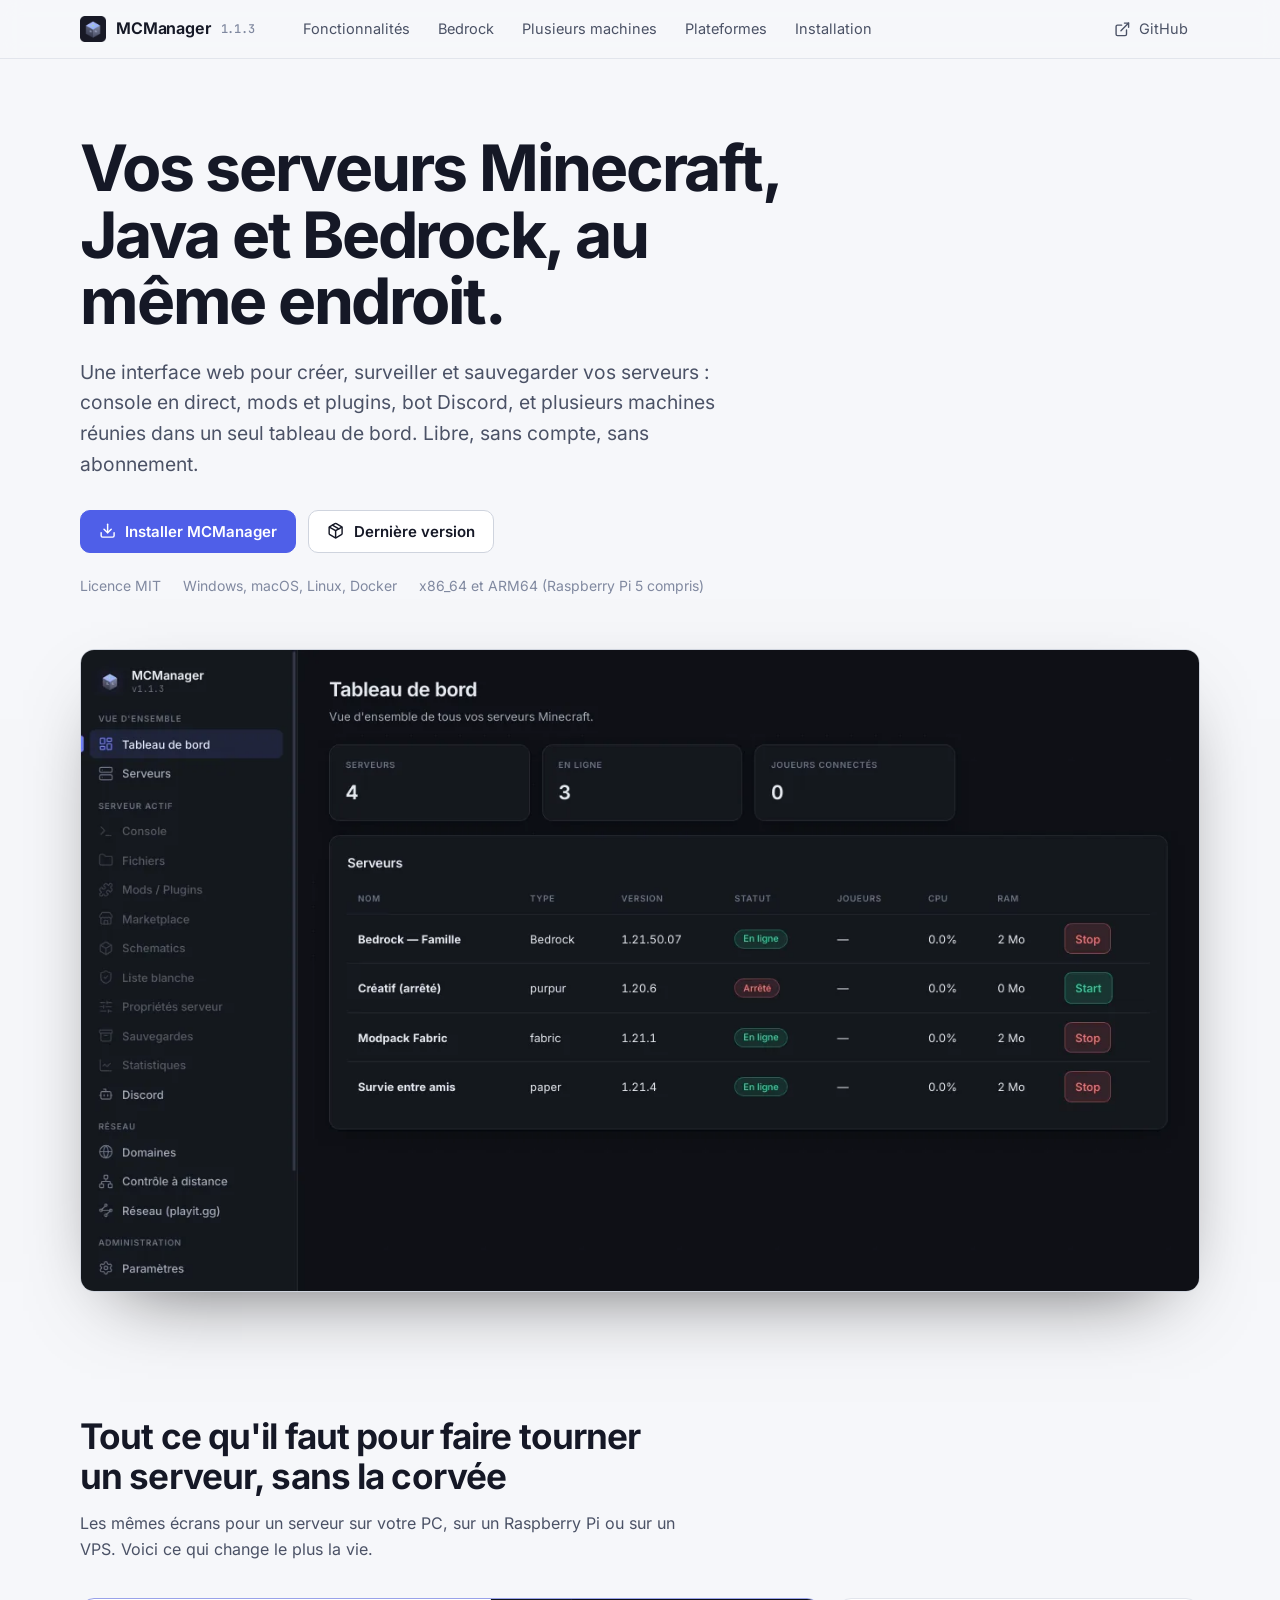
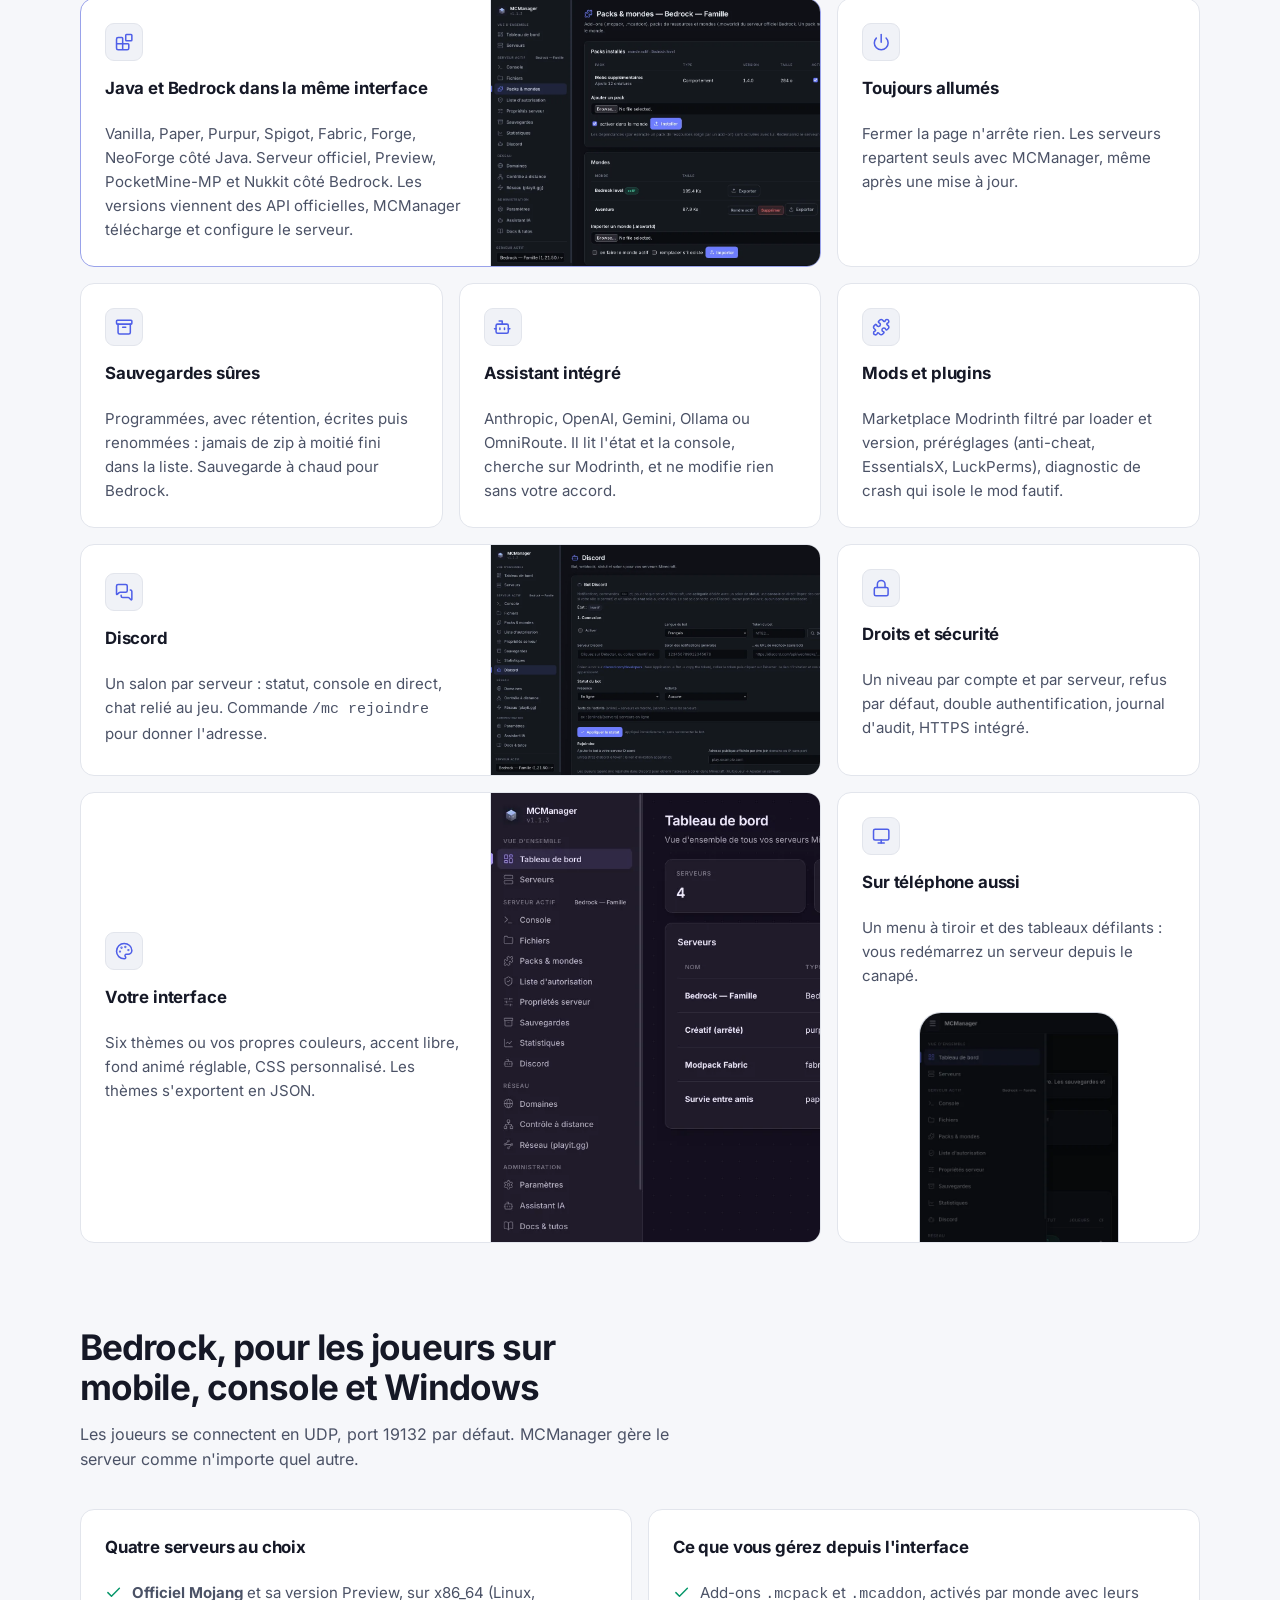
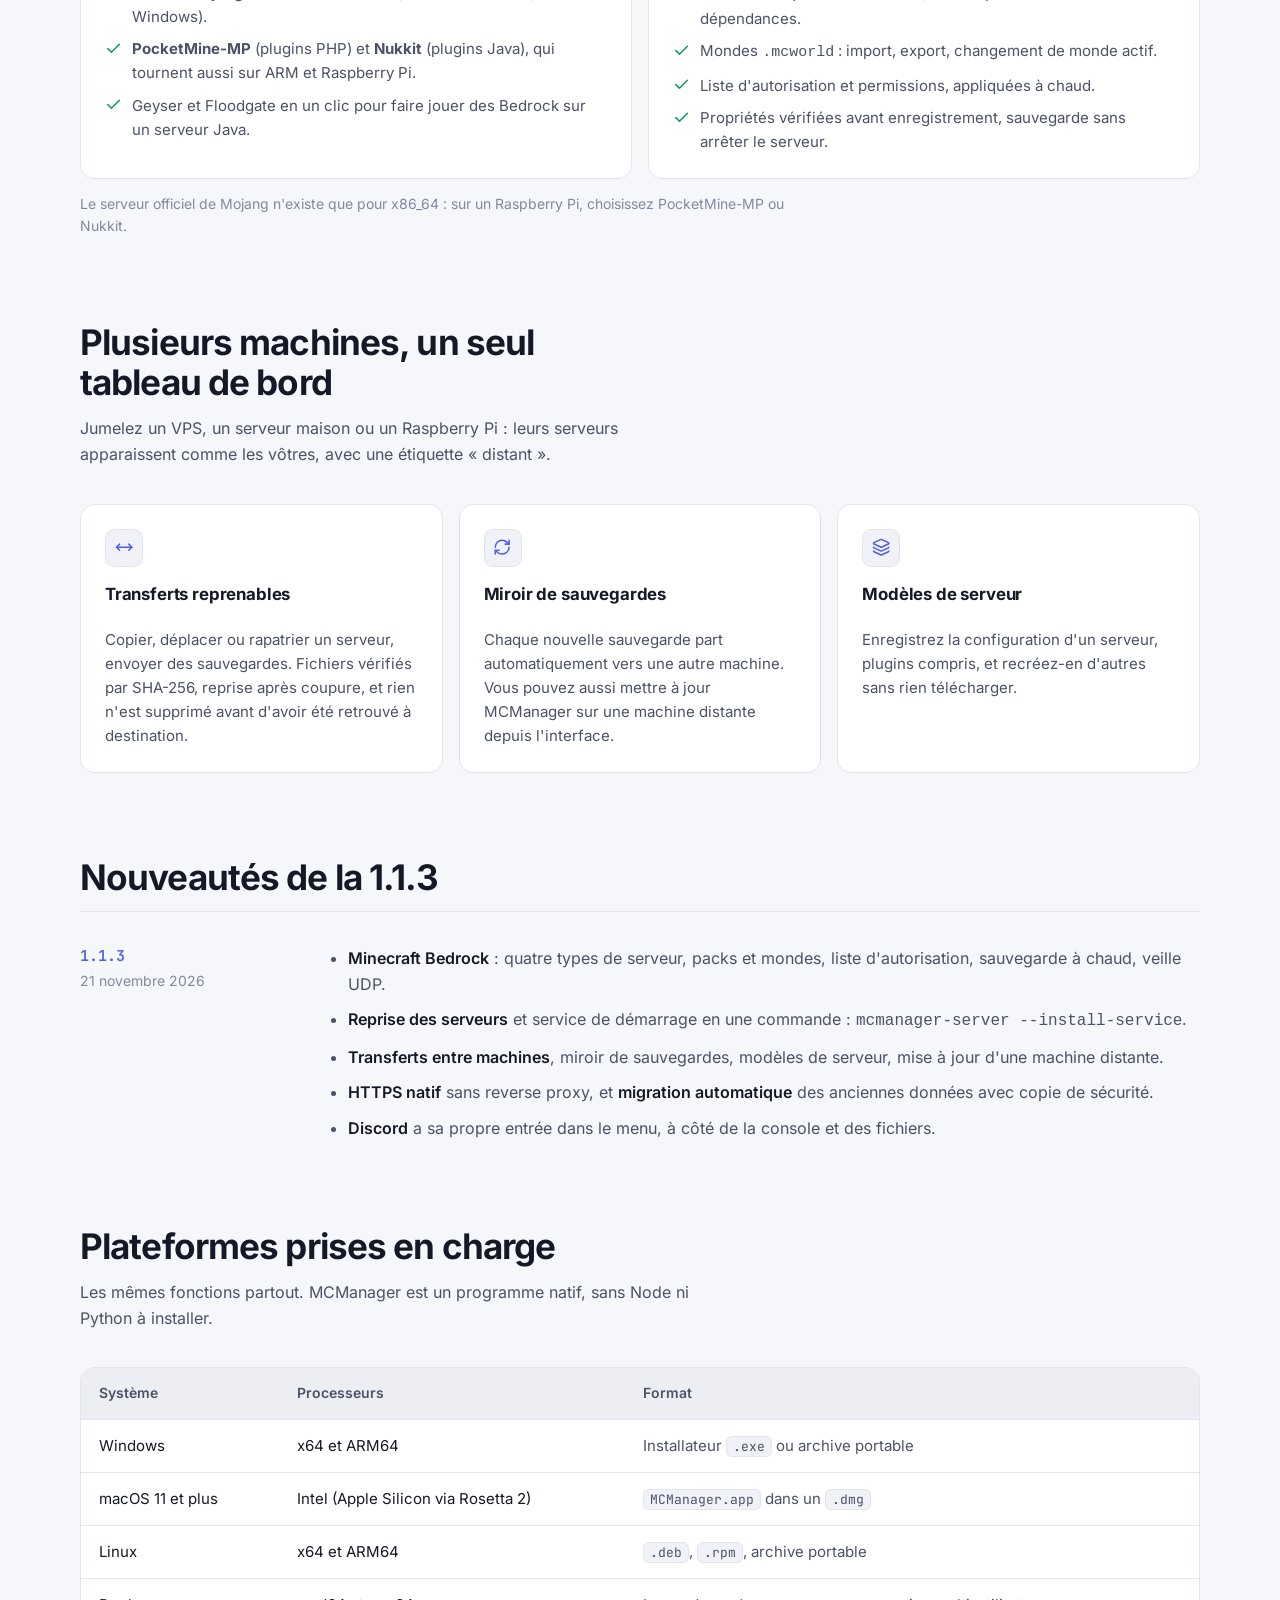
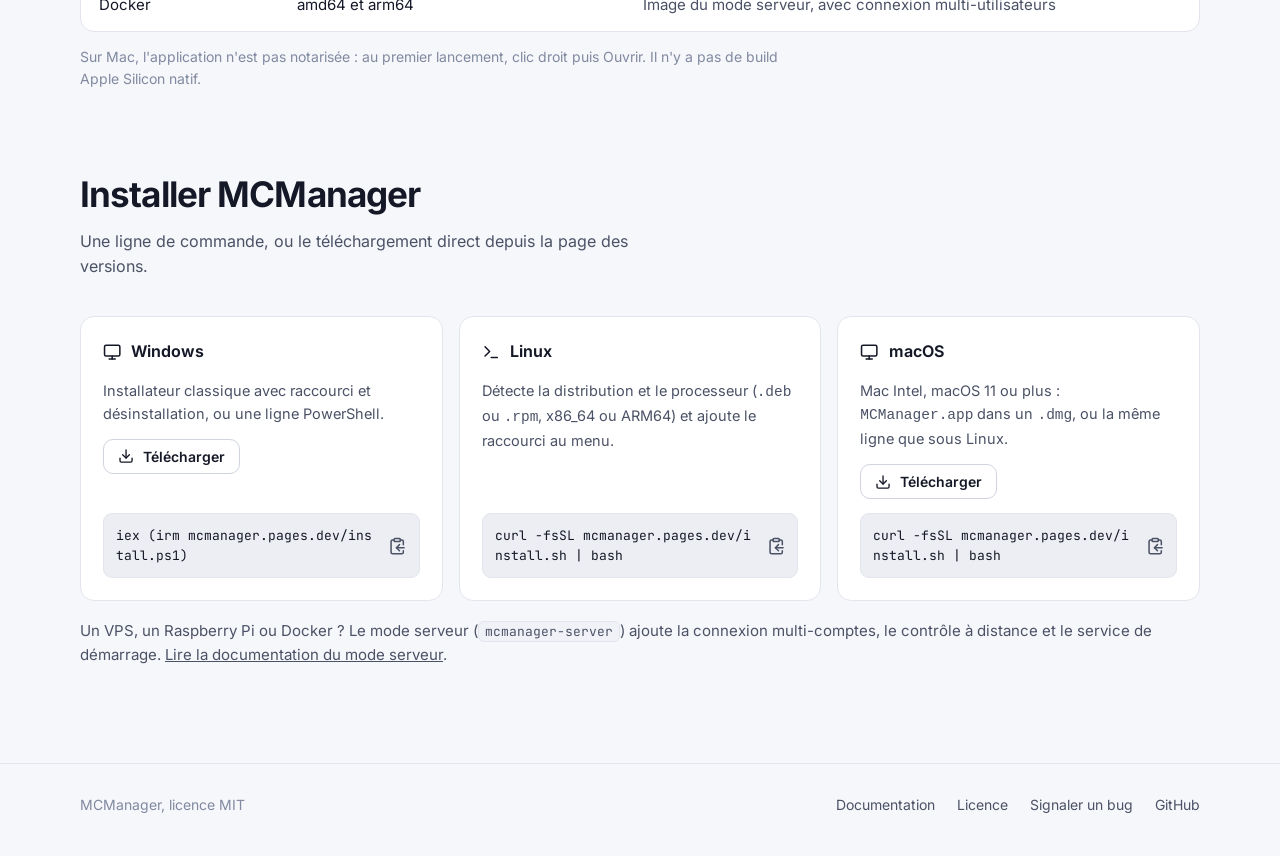
<file: website/index.html>
<!doctype html>
<html lang="fr">
<head>
<meta charset="utf-8">
<meta name="viewport" content="width=device-width, initial-scale=1">
<title>MCManager — serveurs Minecraft Java et Bedrock</title>
<meta name="description" content="MCManager gère vos serveurs Minecraft Java et Bedrock : console, sauvegardes, mods, Discord, plusieurs machines. Libre, MIT, une interface web.">
<meta name="theme-color" content="#0e1015">
<link rel="icon" href="assets/favicon-32.png" sizes="32x32">
<link rel="icon" href="assets/logo.svg" type="image/svg+xml">
<link rel="preload" href="assets/fonts/inter.woff2" as="font" type="font/woff2" crossorigin>
<style>
@font-face { font-family: "Inter"; src: url("assets/fonts/inter.woff2") format("woff2"); font-weight: 100 900; font-display: swap; }
@font-face { font-family: "JetBrains Mono"; src: url("assets/fonts/jetbrains-mono.woff2") format("woff2"); font-weight: 100 800; font-display: swap; }
:root {
  --accent: #6d7cff; --accent-fg: #0b0d1a;
  --bg: #0e1015; --bg-elev: #14171e; --bg-sunken: #0a0c10; --bg-hover: #1b1f28;
  --border: #242936; --border-strong: #323949;
  --text: #e6e9f2; --text-dim: #a4abbd; --text-faint: #6b7287;
  --ok: #34d399; --warn: #fbbf24;
  --radius: 10px;
  --font-ui: "Inter", system-ui, -apple-system, "Segoe UI", Roboto, sans-serif;
  --font-mono: "JetBrains Mono", ui-monospace, "SFMono-Regular", Consolas, monospace;
  color-scheme: dark;
}
@media (prefers-color-scheme: light) {
  :root {
    --bg: #f6f7fa; --bg-elev: #ffffff; --bg-sunken: #eceef3; --bg-hover: #f0f2f7;
    --border: #e2e5ec; --border-strong: #cfd4de;
    --text: #151826; --text-dim: #4b5266; --text-faint: #8089a0;
    --ok: #059669; --warn: #b45309; --accent: #4f5fe8; --accent-fg: #ffffff;
    color-scheme: light;
  }
}
* { box-sizing: border-box; }
html { scroll-behavior: smooth; scroll-padding-top: 72px; }
body { margin: 0; background: var(--bg); color: var(--text); font: 16px/1.6 var(--font-ui); -webkit-font-smoothing: antialiased; }
a { color: inherit; }
img { max-width: 100%; height: auto; display: block; }
.i { width: 1.15em; height: 1.15em; fill: none; stroke: currentColor; stroke-width: 2; stroke-linecap: round; stroke-linejoin: round; flex: none; }
:focus-visible { outline: 2px solid var(--accent); outline-offset: 3px; border-radius: 6px; }
.wrap { width: min(1120px, 100% - 40px); margin-inline: auto; }

/* barre du haut : même gabarit que la barre latérale de l'application */
header.top { position: sticky; top: 0; z-index: 10; background: color-mix(in srgb, var(--bg) 88%, transparent); backdrop-filter: blur(10px); border-bottom: 1px solid var(--border); }
header.top .wrap { display: flex; align-items: center; gap: 28px; height: 58px; }
.brand { display: flex; align-items: center; gap: 10px; font-weight: 650; text-decoration: none; letter-spacing: -.01em; }
.brand img { width: 26px; height: 26px; }
.brand small { font: 500 12px var(--font-mono); color: var(--text-faint); }
nav.main { display: flex; gap: 4px; margin-left: 8px; }
nav.main a { text-decoration: none; color: var(--text-dim); padding: 6px 12px; border-radius: 8px; font-size: 14.5px; }
nav.main a:hover { background: var(--bg-hover); color: var(--text); }
.top .gh { margin-left: auto; display: flex; align-items: center; gap: 8px; text-decoration: none; color: var(--text-dim); font-size: 14.5px; padding: 6px 12px; border-radius: 8px; }
.top .gh:hover { background: var(--bg-hover); color: var(--text); }

.btn { display: inline-flex; align-items: center; gap: 9px; font: 600 15px var(--font-ui); padding: 11px 18px; border-radius: var(--radius); border: 1px solid var(--border-strong); background: var(--bg-elev); color: var(--text); text-decoration: none; cursor: pointer; }
.btn:hover { background: var(--bg-hover); }
.btn.primary { background: var(--accent); border-color: var(--accent); color: var(--accent-fg); }
.btn.primary:hover { filter: brightness(1.08); }

/* accueil */
.hero { padding: 76px 0 40px; }
.hero h1 { font-size: clamp(2.3rem, 5.4vw, 4rem); line-height: 1.04; letter-spacing: -.035em; font-weight: 720; margin: 0; max-width: 17ch; }
.hero p.lead { font-size: 1.2rem; color: var(--text-dim); max-width: 56ch; margin: 22px 0 30px; }
.hero .actions { display: flex; flex-wrap: wrap; gap: 12px; }
.hero .facts { margin: 22px 0 0; padding: 0; list-style: none; display: flex; flex-wrap: wrap; gap: 8px 22px; color: var(--text-faint); font-size: 14px; }
.frame { margin-top: 52px; border: 1px solid var(--border-strong); border-radius: 14px; overflow: hidden; background: var(--bg-elev); box-shadow: 0 30px 80px -40px rgba(0,0,0,.7); }
.frame img { width: 100%; }

section { padding: 84px 0 0; }
h2 { font-size: clamp(1.6rem, 3vw, 2.2rem); line-height: 1.15; letter-spacing: -.025em; font-weight: 680; margin: 0 0 14px; max-width: 24ch; }
.intro { color: var(--text-dim); max-width: 62ch; margin: 0 0 36px; }
h3 { font-size: 1.05rem; margin: 0 0 6px; letter-spacing: -.01em; }
p { margin: 0; }

/* bento : cartes de tailles différentes, pas de grille uniforme */
.bento { display: grid; grid-template-columns: repeat(6, 1fr); gap: 16px; }
.cell { background: var(--bg-elev); border: 1px solid var(--border); border-radius: 14px; padding: 24px; overflow: hidden; display: flex; flex-direction: column; gap: 14px; }
.cell p { color: var(--text-dim); font-size: 15px; }
.cell .ic { width: 38px; height: 38px; border-radius: 9px; background: var(--bg-hover); border: 1px solid var(--border); display: grid; place-items: center; color: var(--accent); }
.cell .shot { margin: auto -24px -24px; border-top: 1px solid var(--border); }
.cell.accent { border-color: color-mix(in srgb, var(--accent) 50%, var(--border)); }
.s2 { grid-column: span 2; } .s3 { grid-column: span 3; } .s4 { grid-column: span 4; }
.cell.row { flex-direction: row; gap: 28px; align-items: center; }
.cell.row > div:first-child { flex: 1 1 52%; display: flex; flex-direction: column; gap: 14px; }
.cell.row .shot { margin: -24px -24px -24px 0; border: 0; border-left: 1px solid var(--border); flex: 1 1 48%; align-self: stretch; }
.cell.row .shot { position: relative; min-height: 230px; }
.cell.row .shot img { position: absolute; inset: 0; width: 100%; height: 100%; object-fit: cover; object-position: left top; }
.phone { max-width: 200px; max-height: 230px; margin: 10px auto -24px; border: 1px solid var(--border-strong); border-bottom: 0; border-radius: 22px 22px 0 0; overflow: hidden; }

ul.plain { list-style: none; margin: 0; padding: 0; display: grid; gap: 8px; }
ul.plain li { display: flex; gap: 10px; align-items: baseline; color: var(--text-dim); font-size: 15px; }
ul.plain li .i { color: var(--ok); transform: translateY(3px); }

/* nouveautés */
.release { display: grid; grid-template-columns: 220px 1fr; gap: 28px; border-top: 1px solid var(--border); padding-top: 34px; }
.release .v { font: 600 15px var(--font-mono); color: var(--accent); }
.release .when { color: var(--text-faint); font-size: 14px; margin-top: 4px; }
.release ul { margin: 0; padding-left: 20px; color: var(--text-dim); display: grid; gap: 10px; }
.release ul b { color: var(--text); font-weight: 600; }

/* plateformes */
.tablewrap { overflow-x: auto; border: 1px solid var(--border); border-radius: 14px; background: var(--bg-elev); }
table { width: 100%; border-collapse: collapse; min-width: 620px; font-size: 15px; }
th, td { text-align: left; padding: 14px 18px; border-bottom: 1px solid var(--border); vertical-align: top; }
th { font-weight: 600; color: var(--text-dim); font-size: 14px; background: var(--bg-sunken); }
tr:last-child td { border-bottom: 0; }
td.n { color: var(--text-dim); }
.note { margin-top: 14px; color: var(--text-faint); font-size: 14px; max-width: 80ch; }

/* installation */
.install { display: grid; grid-template-columns: repeat(3, minmax(0, 1fr)); gap: 16px; }
.os { background: var(--bg-elev); border: 1px solid var(--border); border-radius: 14px; padding: 22px; display: flex; flex-direction: column; gap: 14px; }
.os header { display: flex; align-items: center; gap: 10px; font-weight: 650; }
.os p { color: var(--text-dim); font-size: 14.5px; }
.cmd { min-width: 0; display: flex; align-items: center; gap: 8px; background: var(--bg-sunken); border: 1px solid var(--border); border-radius: 9px; padding: 4px 4px 4px 12px; margin-top: auto; }
.cmd code { min-width: 0; font: 13px/1.5 var(--font-mono); white-space: pre-wrap; word-break: break-all; flex: 1; padding: 8px 0; }
.cmd button { all: unset; cursor: pointer; padding: 8px; border-radius: 7px; color: var(--text-dim); display: grid; place-items: center; }
.cmd button:hover { background: var(--bg-hover); color: var(--text); }
.cmd button:focus-visible { outline: 2px solid var(--accent); }
.os .btn { align-self: flex-start; padding: 8px 14px; font-size: 14px; }
.server-note { margin-top: 18px; color: var(--text-dim); font-size: 15px; }
.server-note code, .note code, td code { font: 13px var(--font-mono); background: var(--bg-hover); border: 1px solid var(--border); padding: 1px 6px; border-radius: 6px; }

footer { margin-top: 96px; border-top: 1px solid var(--border); padding: 30px 0 46px; color: var(--text-faint); font-size: 14px; }
footer .wrap { display: flex; flex-wrap: wrap; gap: 14px 28px; align-items: center; }
footer nav { display: flex; flex-wrap: wrap; gap: 6px 22px; margin-left: auto; }
footer a { text-decoration: none; color: var(--text-dim); }
footer a:hover { color: var(--text); text-decoration: underline; }

@media (max-width: 900px) {
  .bento { grid-template-columns: repeat(2, 1fr); } .s2, .s3, .s4 { grid-column: span 2; }
  .cell.row { flex-direction: column; align-items: stretch; } .cell.row .shot { margin: 0 -24px -24px; border-left: 0; border-top: 1px solid var(--border); min-height: 0; } .cell.row .shot img { position: static; height: auto; }
  .install { grid-template-columns: minmax(0, 1fr); } .release { grid-template-columns: 1fr; gap: 14px; }
  nav.main { display: none; }
  footer nav { margin-left: 0; }
}
@media (max-width: 520px) { .hero { padding-top: 44px; } .bento { grid-template-columns: 1fr; } .s2, .s3, .s4 { grid-column: span 1; } }
@media (prefers-reduced-motion: reduce) { html { scroll-behavior: auto; } }
</style>
</head>
<body>
<svg xmlns="http://www.w3.org/2000/svg" style="display:none" aria-hidden="true"><symbol id="archive" viewBox="0 0 24 24"><rect width="20" height="5" x="2" y="3" rx="1" />
  <path d="M4 8v11a2 2 0 0 0 2 2h12a2 2 0 0 0 2-2V8" />
  <path d="M10 12h4" /></symbol>
<symbol id="blocks" viewBox="0 0 24 24"><path d="M10 22V7a1 1 0 0 0-1-1H4a2 2 0 0 0-2 2v12a2 2 0 0 0 2 2h12a2 2 0 0 0 2-2v-5a1 1 0 0 0-1-1H2" />
  <rect x="14" y="2" width="8" height="8" rx="1" /></symbol>
<symbol id="bot" viewBox="0 0 24 24"><path d="M12 8V4H8" />
  <rect width="16" height="12" x="4" y="8" rx="2" />
  <path d="M2 14h2" />
  <path d="M20 14h2" />
  <path d="M15 13v2" />
  <path d="M9 13v2" /></symbol>
<symbol id="check" viewBox="0 0 24 24"><path d="M20 6 9 17l-5-5" /></symbol>
<symbol id="clipboard-copy" viewBox="0 0 24 24"><rect width="8" height="4" x="8" y="2" rx="1" ry="1" />
  <path d="M8 4H6a2 2 0 0 0-2 2v14a2 2 0 0 0 2 2h12a2 2 0 0 0 2-2v-2" />
  <path d="M16 4h2a2 2 0 0 1 2 2v4" />
  <path d="M21 14H11" />
  <path d="m15 10-4 4 4 4" /></symbol>
<symbol id="download" viewBox="0 0 24 24"><path d="M12 15V3" />
  <path d="M21 15v4a2 2 0 0 1-2 2H5a2 2 0 0 1-2-2v-4" />
  <path d="m7 10 5 5 5-5" /></symbol>
<symbol id="external-link" viewBox="0 0 24 24"><path d="M15 3h6v6" />
  <path d="M10 14 21 3" />
  <path d="M18 13v6a2 2 0 0 1-2 2H5a2 2 0 0 1-2-2V8a2 2 0 0 1 2-2h6" /></symbol>
<symbol id="layers" viewBox="0 0 24 24"><path d="M12.83 2.18a2 2 0 0 0-1.66 0L2.6 6.08a1 1 0 0 0 0 1.83l8.58 3.91a2 2 0 0 0 1.66 0l8.58-3.9a1 1 0 0 0 0-1.83z" />
  <path d="M2 12a1 1 0 0 0 .58.91l8.6 3.91a2 2 0 0 0 1.65 0l8.58-3.9A1 1 0 0 0 22 12" />
  <path d="M2 17a1 1 0 0 0 .58.91l8.6 3.91a2 2 0 0 0 1.65 0l8.58-3.9A1 1 0 0 0 22 17" /></symbol>
<symbol id="lock" viewBox="0 0 24 24"><rect width="18" height="11" x="3" y="11" rx="2" ry="2" />
  <path d="M7 11V7a5 5 0 0 1 10 0v4" /></symbol>
<symbol id="messages-square" viewBox="0 0 24 24"><path d="M16 10a2 2 0 0 1-2 2H6.828a2 2 0 0 0-1.414.586l-2.202 2.202A.71.71 0 0 1 2 14.286V4a2 2 0 0 1 2-2h10a2 2 0 0 1 2 2z" />
  <path d="M20 9a2 2 0 0 1 2 2v10.286a.71.71 0 0 1-1.212.502l-2.202-2.202A2 2 0 0 0 17.172 19H10a2 2 0 0 1-2-2v-1" /></symbol>
<symbol id="monitor" viewBox="0 0 24 24"><rect width="20" height="14" x="2" y="3" rx="2" />
  <line x1="8" x2="16" y1="21" y2="21" />
  <line x1="12" x2="12" y1="17" y2="21" /></symbol>
<symbol id="move-horizontal" viewBox="0 0 24 24"><path d="m18 8 4 4-4 4" />
  <path d="M2 12h20" />
  <path d="m6 8-4 4 4 4" /></symbol>
<symbol id="package" viewBox="0 0 24 24"><path d="M11 21.73a2 2 0 0 0 2 0l7-4A2 2 0 0 0 21 16V8a2 2 0 0 0-1-1.73l-7-4a2 2 0 0 0-2 0l-7 4A2 2 0 0 0 3 8v8a2 2 0 0 0 1 1.73z" />
  <path d="M12 22V12" />
  <polyline points="3.29 7 12 12 20.71 7" />
  <path d="m7.5 4.27 9 5.15" /></symbol>
<symbol id="palette" viewBox="0 0 24 24"><path d="M12 22a1 1 0 0 1 0-20 10 9 0 0 1 10 9 5 5 0 0 1-5 5h-2.25a1.75 1.75 0 0 0-1.4 2.8l.3.4a1.75 1.75 0 0 1-1.4 2.8z" />
  <circle cx="13.5" cy="6.5" r=".5" fill="currentColor" />
  <circle cx="17.5" cy="10.5" r=".5" fill="currentColor" />
  <circle cx="6.5" cy="12.5" r=".5" fill="currentColor" />
  <circle cx="8.5" cy="7.5" r=".5" fill="currentColor" /></symbol>
<symbol id="power" viewBox="0 0 24 24"><path d="M12 2v10" />
  <path d="M18.4 6.6a9 9 0 1 1-12.77.04" /></symbol>
<symbol id="puzzle" viewBox="0 0 24 24"><path d="M15.39 4.39a1 1 0 0 0 1.68-.474 2.5 2.5 0 1 1 3.014 3.015 1 1 0 0 0-.474 1.68l1.683 1.682a2.414 2.414 0 0 1 0 3.414L19.61 15.39a1 1 0 0 1-1.68-.474 2.5 2.5 0 1 0-3.014 3.015 1 1 0 0 1 .474 1.68l-1.683 1.682a2.414 2.414 0 0 1-3.414 0L8.61 19.61a1 1 0 0 0-1.68.474 2.5 2.5 0 1 1-3.014-3.015 1 1 0 0 0 .474-1.68l-1.683-1.682a2.414 2.414 0 0 1 0-3.414L4.39 8.61a1 1 0 0 1 1.68.474 2.5 2.5 0 1 0 3.014-3.015 1 1 0 0 1-.474-1.68l1.683-1.682a2.414 2.414 0 0 1 3.414 0z" /></symbol>
<symbol id="refresh-cw" viewBox="0 0 24 24"><path d="M3 12a9 9 0 0 1 9-9 9.75 9.75 0 0 1 6.74 2.74L21 8" />
  <path d="M21 3v5h-5" />
  <path d="M21 12a9 9 0 0 1-9 9 9.75 9.75 0 0 1-6.74-2.74L3 16" />
  <path d="M8 16H3v5" /></symbol>
<symbol id="terminal" viewBox="0 0 24 24"><path d="M12 19h8" />
  <path d="m4 17 6-6-6-6" /></symbol></svg>
<header class="top">
  <div class="wrap">
    <a class="brand" href="#top"><img src="assets/icon-256.png" alt="" width="26" height="26"> MCManager <small>1.1.3</small></a>
    <nav class="main" aria-label="Sections">
      <a href="#features">Fonctionnalités</a>
      <a href="#bedrock">Bedrock</a>
      <a href="#machines">Plusieurs machines</a>
      <a href="#platforms">Plateformes</a>
      <a href="#installation">Installation</a>
    </nav>
    <a class="gh" href="https://github.com/yo-le-zz/MCmanager"><svg class="i"><use href="#external-link"/></svg>GitHub</a>
  </div>
</header>

<main id="top">
<div class="wrap hero">
  <h1>Vos serveurs Minecraft, Java et Bedrock, au même endroit.</h1>
  <p class="lead">Une interface web pour créer, surveiller et sauvegarder vos serveurs : console en direct, mods et plugins, bot Discord, et plusieurs machines réunies dans un seul tableau de bord. Libre, sans compte, sans abonnement.</p>
  <div class="actions">
    <a class="btn primary" href="#installation"><svg class="i"><use href="#download"/></svg>Installer MCManager</a>
    <a class="btn" href="https://github.com/yo-le-zz/MCmanager/releases/latest"><svg class="i"><use href="#package"/></svg>Dernière version</a>
  </div>
  <ul class="facts">
    <li>Licence MIT</li><li>Windows, macOS, Linux, Docker</li><li>x86_64 et ARM64 (Raspberry Pi 5 compris)</li>
  </ul>
  <div class="frame"><img src="assets/shot-dashboard.webp" width="1280" height="734" alt="Tableau de bord MCManager : serveurs Java et Bedrock, état, joueurs, mémoire" fetchpriority="high"></div>
</div>

<section id="features"><div class="wrap">
  <h2>Tout ce qu'il faut pour faire tourner un serveur, sans la corvée</h2>
  <p class="intro">Les mêmes écrans pour un serveur sur votre PC, sur un Raspberry Pi ou sur un VPS. Voici ce qui change le plus la vie.</p>
  <div class="bento">
    <div class="cell s4 row accent">
      <div>
        <div class="ic"><svg class="i"><use href="#blocks"/></svg></div>
        <h3>Java et Bedrock dans la même interface</h3>
        <p>Vanilla, Paper, Purpur, Spigot, Fabric, Forge, NeoForge côté Java. Serveur officiel, Preview, PocketMine-MP et Nukkit côté Bedrock. Les versions viennent des API officielles, MCManager télécharge et configure le serveur.</p>
      </div>
      <div class="shot"><img src="assets/shot-bedrock.webp" width="1280" height="814" alt="Packs et mondes d'un serveur Bedrock" loading="lazy"></div>
    </div>
    <div class="cell s2">
      <div class="ic"><svg class="i"><use href="#power"/></svg></div>
      <h3>Toujours allumés</h3>
      <p>Fermer la page n'arrête rien. Les serveurs repartent seuls avec MCManager, même après une mise à jour.</p>
    </div>
    <div class="cell s2">
      <div class="ic"><svg class="i"><use href="#archive"/></svg></div>
      <h3>Sauvegardes sûres</h3>
      <p>Programmées, avec rétention, écrites puis renommées : jamais de zip à moitié fini dans la liste. Sauvegarde à chaud pour Bedrock.</p>
    </div>
    <div class="cell s2">
      <div class="ic"><svg class="i"><use href="#bot"/></svg></div>
      <h3>Assistant intégré</h3>
      <p>Anthropic, OpenAI, Gemini, Ollama ou OmniRoute. Il lit l'état et la console, cherche sur Modrinth, et ne modifie rien sans votre accord.</p>
    </div>
    <div class="cell s2">
      <div class="ic"><svg class="i"><use href="#puzzle"/></svg></div>
      <h3>Mods et plugins</h3>
      <p>Marketplace Modrinth filtré par loader et version, préréglages (anti-cheat, EssentialsX, LuckPerms), diagnostic de crash qui isole le mod fautif.</p>
    </div>
    <div class="cell s4 row">
      <div>
        <div class="ic"><svg class="i"><use href="#messages-square"/></svg></div>
        <h3>Discord</h3>
        <p>Un salon par serveur : statut, console en direct, chat relié au jeu. Commande <code>/mc rejoindre</code> pour donner l'adresse.</p>
      </div>
      <div class="shot"><img src="assets/shot-discord.webp" width="1280" height="814" alt="Réglages du bot Discord" loading="lazy"></div>
    </div>
    <div class="cell s2">
      <div class="ic"><svg class="i"><use href="#lock"/></svg></div>
      <h3>Droits et sécurité</h3>
      <p>Un niveau par compte et par serveur, refus par défaut, double authentification, journal d'audit, HTTPS intégré.</p>
    </div>
    <div class="cell s4 row">
      <div>
        <div class="ic"><svg class="i"><use href="#palette"/></svg></div>
        <h3>Votre interface</h3>
        <p>Six thèmes ou vos propres couleurs, accent libre, fond animé réglable, CSS personnalisé. Les thèmes s'exportent en JSON.</p>
      </div>
      <div class="shot"><img src="assets/shot-theme.webp" width="1280" height="734" alt="Thème violet personnalisé" loading="lazy"></div>
    </div>
      <div class="cell s2">
      <div class="ic"><svg class="i"><use href="#monitor"/></svg></div>
      <h3>Sur téléphone aussi</h3>
      <p>Un menu à tiroir et des tableaux défilants : vous redémarrez un serveur depuis le canapé.</p>
      <div class="phone"><img src="assets/shot-mobile.webp" width="500" height="714" alt="MCManager sur un écran de téléphone" loading="lazy"></div>
    </div>
</div>
</div></section>

<section id="bedrock"><div class="wrap">
  <h2>Bedrock, pour les joueurs sur mobile, console et Windows</h2>
  <p class="intro">Les joueurs se connectent en UDP, port 19132 par défaut. MCManager gère le serveur comme n'importe quel autre.</p>
  <div class="bento">
    <div class="cell s3">
      <h3>Quatre serveurs au choix</h3>
      <ul class="plain">
        <li><svg class="i"><use href="#check"/></svg><span><b>Officiel Mojang</b> et sa version Preview, sur x86_64 (Linux, Windows).</span></li>
        <li><svg class="i"><use href="#check"/></svg><span><b>PocketMine-MP</b> (plugins PHP) et <b>Nukkit</b> (plugins Java), qui tournent aussi sur ARM et Raspberry Pi.</span></li>
        <li><svg class="i"><use href="#check"/></svg><span>Geyser et Floodgate en un clic pour faire jouer des Bedrock sur un serveur Java.</span></li>
      </ul>
    </div>
    <div class="cell s3">
      <h3>Ce que vous gérez depuis l'interface</h3>
      <ul class="plain">
        <li><svg class="i"><use href="#check"/></svg><span>Add-ons <code>.mcpack</code> et <code>.mcaddon</code>, activés par monde avec leurs dépendances.</span></li>
        <li><svg class="i"><use href="#check"/></svg><span>Mondes <code>.mcworld</code> : import, export, changement de monde actif.</span></li>
        <li><svg class="i"><use href="#check"/></svg><span>Liste d'autorisation et permissions, appliquées à chaud.</span></li>
        <li><svg class="i"><use href="#check"/></svg><span>Propriétés vérifiées avant enregistrement, sauvegarde sans arrêter le serveur.</span></li>
      </ul>
    </div>
  </div>
  <p class="note">Le serveur officiel de Mojang n'existe que pour x86_64 : sur un Raspberry Pi, choisissez PocketMine-MP ou Nukkit.</p>
</div></section>

<section id="machines"><div class="wrap">
  <h2>Plusieurs machines, un seul tableau de bord</h2>
  <p class="intro">Jumelez un VPS, un serveur maison ou un Raspberry Pi : leurs serveurs apparaissent comme les vôtres, avec une étiquette « distant ».</p>
  <div class="bento">
    <div class="cell s2">
      <div class="ic"><svg class="i"><use href="#move-horizontal"/></svg></div>
      <h3>Transferts reprenables</h3>
      <p>Copier, déplacer ou rapatrier un serveur, envoyer des sauvegardes. Fichiers vérifiés par SHA-256, reprise après coupure, et rien n'est supprimé avant d'avoir été retrouvé à destination.</p>
    </div>
    <div class="cell s2">
      <div class="ic"><svg class="i"><use href="#refresh-cw"/></svg></div>
      <h3>Miroir de sauvegardes</h3>
      <p>Chaque nouvelle sauvegarde part automatiquement vers une autre machine. Vous pouvez aussi mettre à jour MCManager sur une machine distante depuis l'interface.</p>
    </div>
    <div class="cell s2">
      <div class="ic"><svg class="i"><use href="#layers"/></svg></div>
      <h3>Modèles de serveur</h3>
      <p>Enregistrez la configuration d'un serveur, plugins compris, et recréez-en d'autres sans rien télécharger.</p>
    </div>
  </div>
</div></section>

<section id="nouveautes"><div class="wrap">
  <h2>Nouveautés de la 1.1.3</h2>
  <div class="release">
    <div><div class="v">1.1.3</div><div class="when">21 novembre 2026</div></div>
    <ul>
      <li><b>Minecraft Bedrock</b> : quatre types de serveur, packs et mondes, liste d'autorisation, sauvegarde à chaud, veille UDP.</li>
      <li><b>Reprise des serveurs</b> et service de démarrage en une commande : <code>mcmanager-server --install-service</code>.</li>
      <li><b>Transferts entre machines</b>, miroir de sauvegardes, modèles de serveur, mise à jour d'une machine distante.</li>
      <li><b>HTTPS natif</b> sans reverse proxy, et <b>migration automatique</b> des anciennes données avec copie de sécurité.</li>
      <li><b>Discord</b> a sa propre entrée dans le menu, à côté de la console et des fichiers.</li>
    </ul>
  </div>
</div></section>

<section id="platforms"><div class="wrap">
  <h2>Plateformes prises en charge</h2>
  <p class="intro">Les mêmes fonctions partout. MCManager est un programme natif, sans Node ni Python à installer.</p>
  <div class="tablewrap"><table>
    <thead><tr><th>Système</th><th>Processeurs</th><th>Format</th></tr></thead>
    <tbody>
      <tr><td>Windows</td><td>x64 et ARM64</td><td class="n">Installateur <code>.exe</code> ou archive portable</td></tr>
      <tr><td>macOS 11 et plus</td><td>Intel (Apple Silicon via Rosetta 2)</td><td class="n"><code>MCManager.app</code> dans un <code>.dmg</code></td></tr>
      <tr><td>Linux</td><td>x64 et ARM64</td><td class="n"><code>.deb</code>, <code>.rpm</code>, archive portable</td></tr>
      <tr><td>Docker</td><td>amd64 et arm64</td><td class="n">Image du mode serveur, avec connexion multi-utilisateurs</td></tr>
    </tbody>
  </table></div>
  <p class="note">Sur Mac, l'application n'est pas notarisée : au premier lancement, clic droit puis Ouvrir. Il n'y a pas de build Apple Silicon natif.</p>
</div></section>

<section id="installation"><div class="wrap">
  <h2>Installer MCManager</h2>
  <p class="intro">Une ligne de commande, ou le téléchargement direct depuis la page des versions.</p>
  <div class="install">
    <div class="os">
      <header><svg class="i"><use href="#monitor"/></svg>Windows</header>
      <p>Installateur classique avec raccourci et désinstallation, ou une ligne PowerShell.</p>
      <a class="btn" href="https://github.com/yo-le-zz/MCmanager/releases/latest"><svg class="i"><use href="#download"/></svg>Télécharger</a>
      <div class="cmd"><code>iex (irm mcmanager.pages.dev/install.ps1)</code><button type="button" aria-label="Copier la commande"><svg class="i"><use href="#clipboard-copy"/></svg></button></div>
    </div>
    <div class="os">
      <header><svg class="i"><use href="#terminal"/></svg>Linux</header>
      <p>Détecte la distribution et le processeur (<code>.deb</code> ou <code>.rpm</code>, x86_64 ou ARM64) et ajoute le raccourci au menu.</p>
      <div class="cmd"><code>curl -fsSL mcmanager.pages.dev/install.sh | bash</code><button type="button" aria-label="Copier la commande"><svg class="i"><use href="#clipboard-copy"/></svg></button></div>
    </div>
    <div class="os">
      <header><svg class="i"><use href="#monitor"/></svg>macOS</header>
      <p>Mac Intel, macOS 11 ou plus : <code>MCManager.app</code> dans un <code>.dmg</code>, ou la même ligne que sous Linux.</p>
      <a class="btn" href="https://github.com/yo-le-zz/MCmanager/releases/latest"><svg class="i"><use href="#download"/></svg>Télécharger</a>
      <div class="cmd"><code>curl -fsSL mcmanager.pages.dev/install.sh | bash</code><button type="button" aria-label="Copier la commande"><svg class="i"><use href="#clipboard-copy"/></svg></button></div>
    </div>
  </div>
  <p class="server-note">Un VPS, un Raspberry Pi ou Docker ? Le mode serveur (<code>mcmanager-server</code>) ajoute la connexion multi-comptes, le contrôle à distance et le service de démarrage. <a href="https://github.com/yo-le-zz/MCmanager/blob/main/docs/SERVER.md">Lire la documentation du mode serveur</a>.</p>
</div></section>
</main>

<footer><div class="wrap">
  <span>MCManager, licence MIT</span>
  <nav aria-label="Liens">
    <a href="https://github.com/yo-le-zz/MCmanager#readme">Documentation</a>
    <a href="https://github.com/yo-le-zz/MCmanager/blob/main/LICENSE">Licence</a>
    <a href="https://github.com/yo-le-zz/MCmanager/issues">Signaler un bug</a>
    <a href="https://github.com/yo-le-zz/MCmanager">GitHub</a>
  </nav>
</div></footer>

<script>
document.querySelectorAll(".cmd button").forEach(function (b) {
  b.addEventListener("click", function () {
    var text = b.parentElement.querySelector("code").textContent;
    var done = function () { b.setAttribute("aria-label", "Copié"); b.firstElementChild.firstElementChild.setAttribute("href", "#check"); setTimeout(function () { b.setAttribute("aria-label", "Copier la commande"); b.firstElementChild.firstElementChild.setAttribute("href", "#clipboard-copy"); }, 1600); };
    if (navigator.clipboard && window.isSecureContext) { navigator.clipboard.writeText(text).then(done); return; }
    var t = document.createElement("textarea"); t.value = text; document.body.appendChild(t); t.select();
    try { document.execCommand("copy"); done(); } catch (e) {} t.remove();
  });
});
</script>
</body>
</html>
</file>
